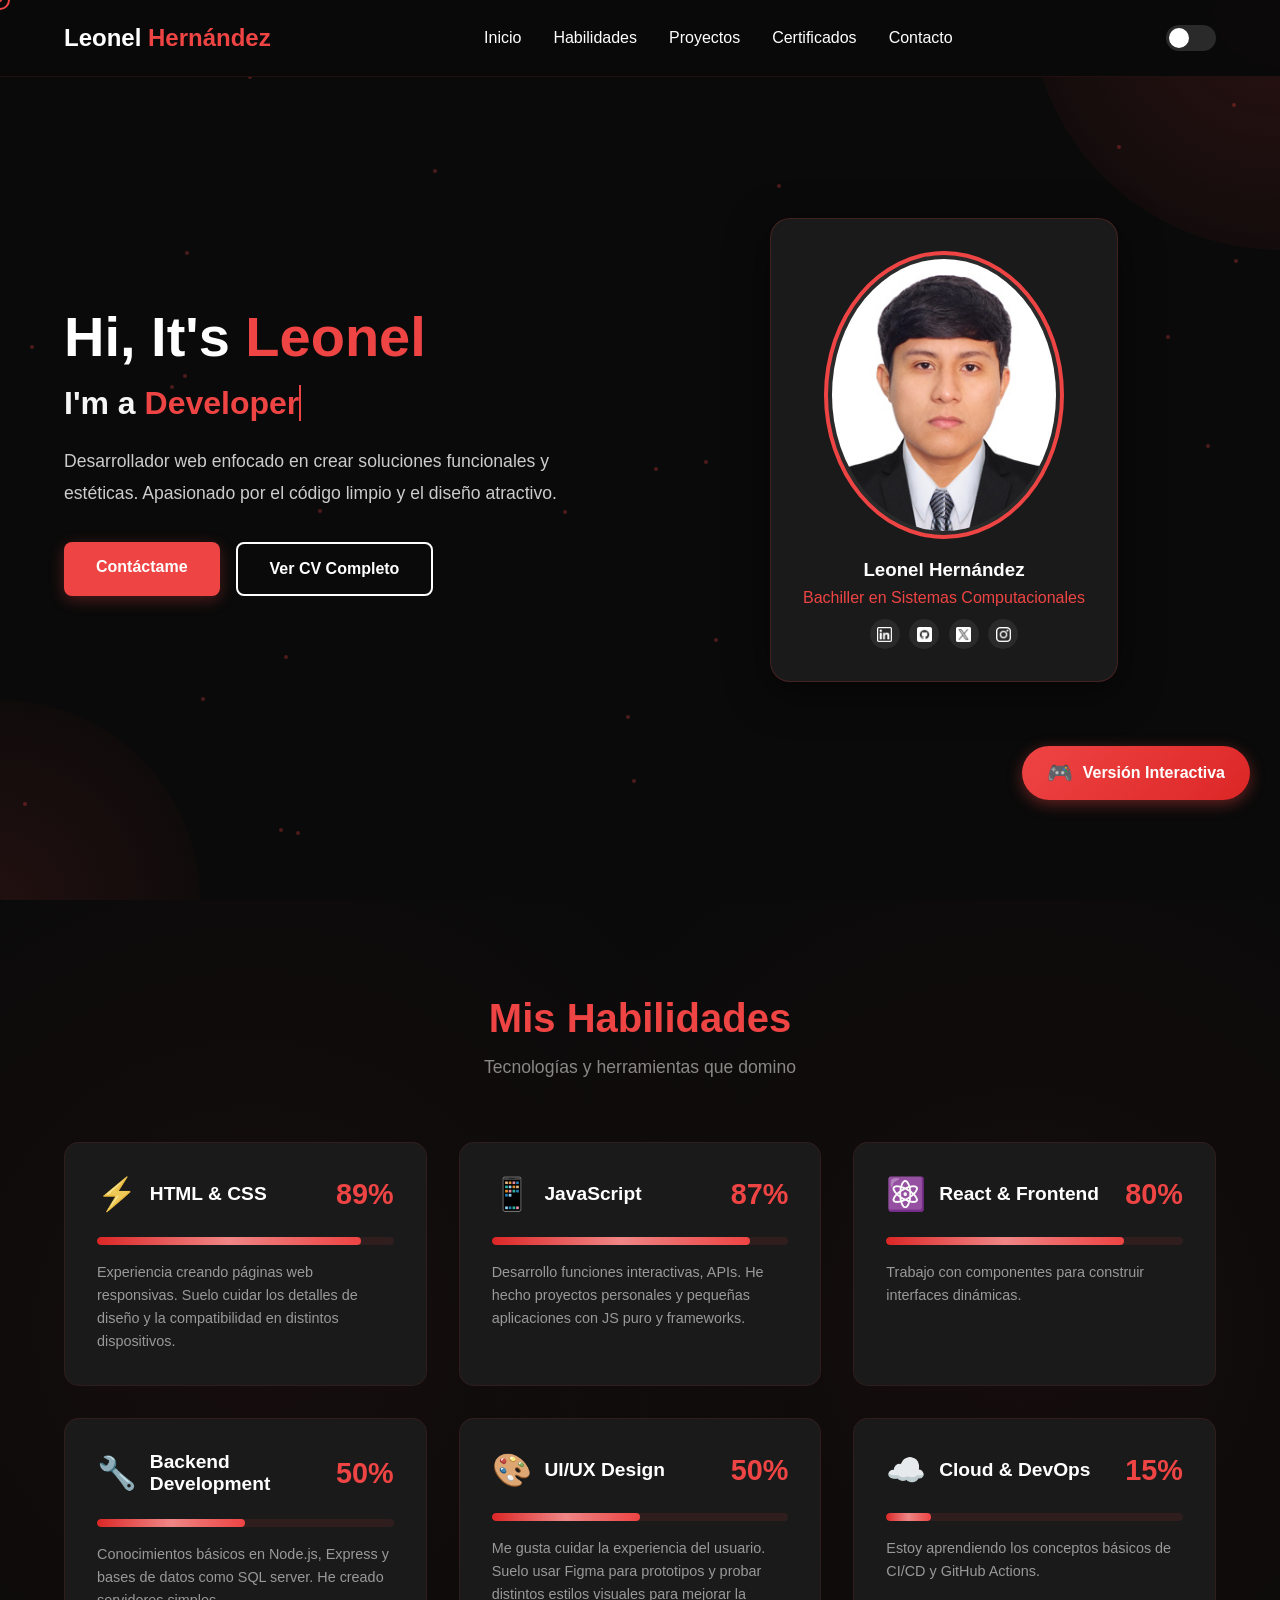
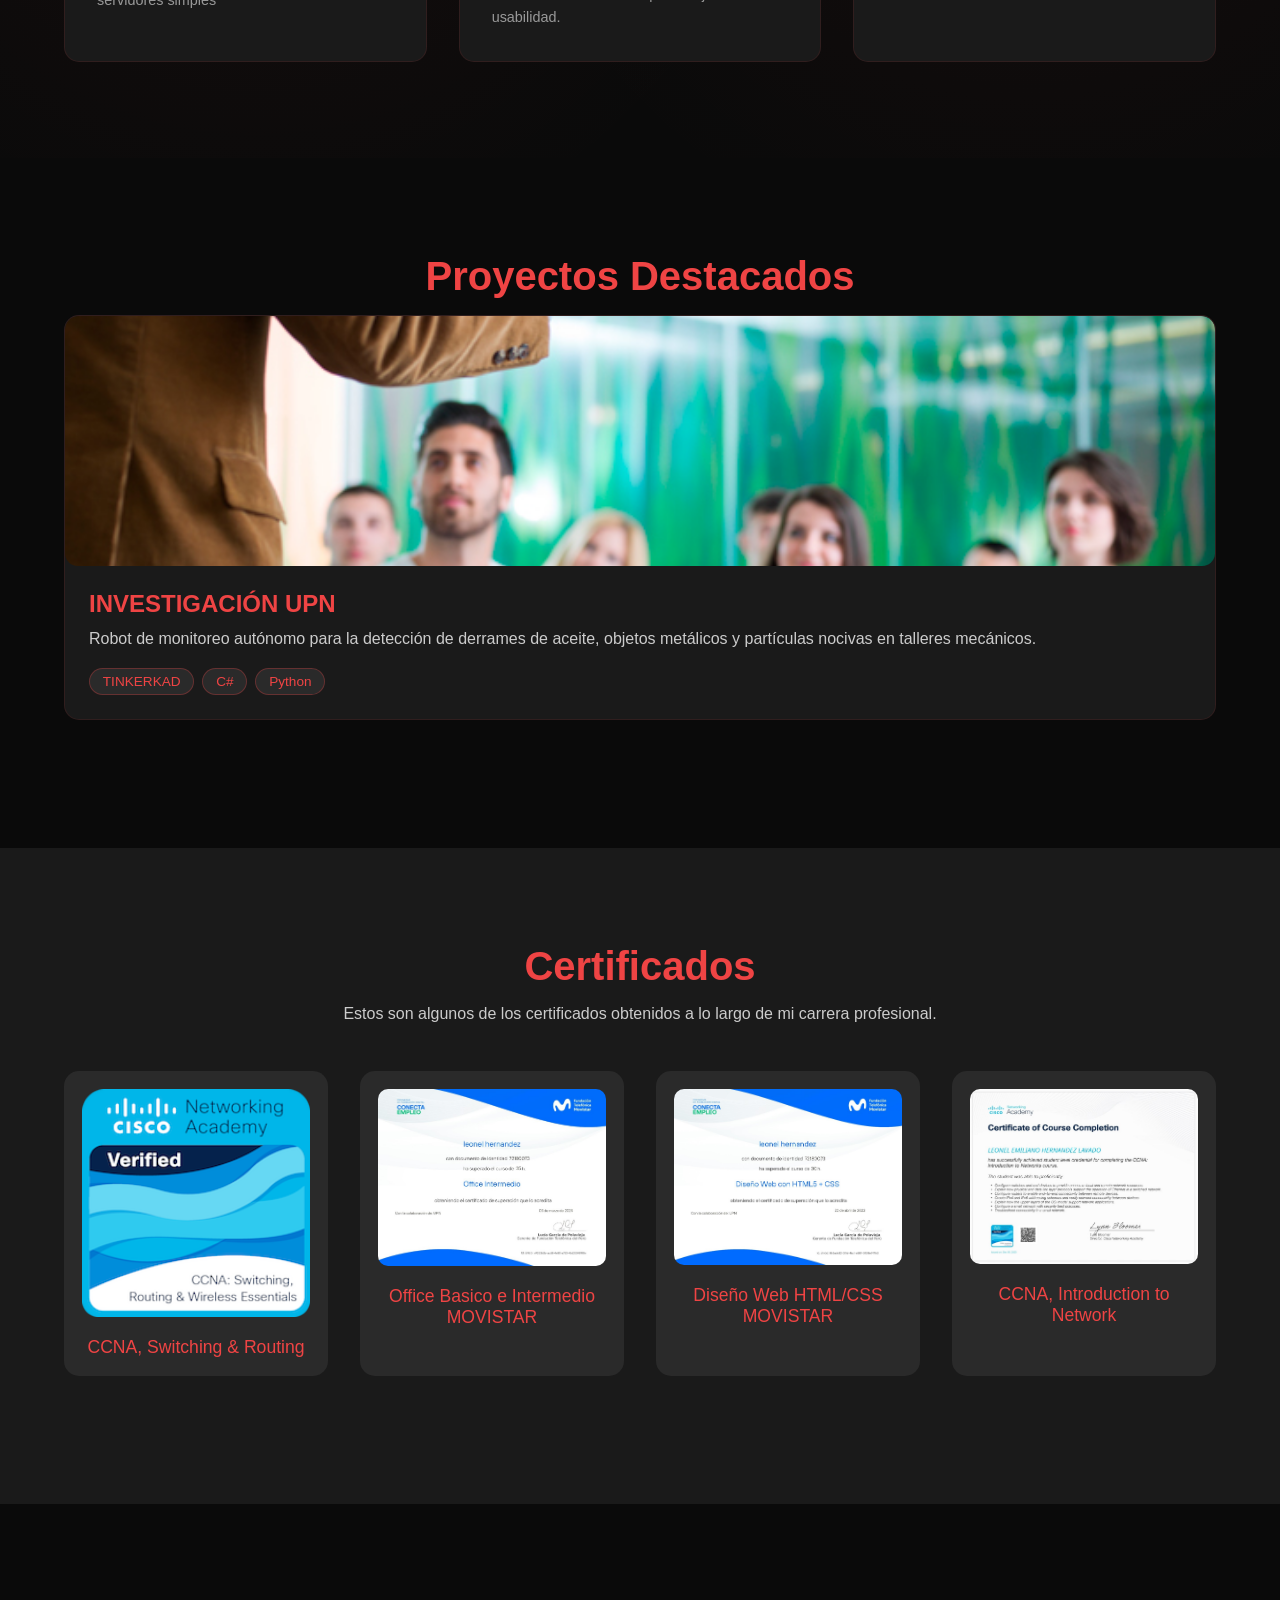
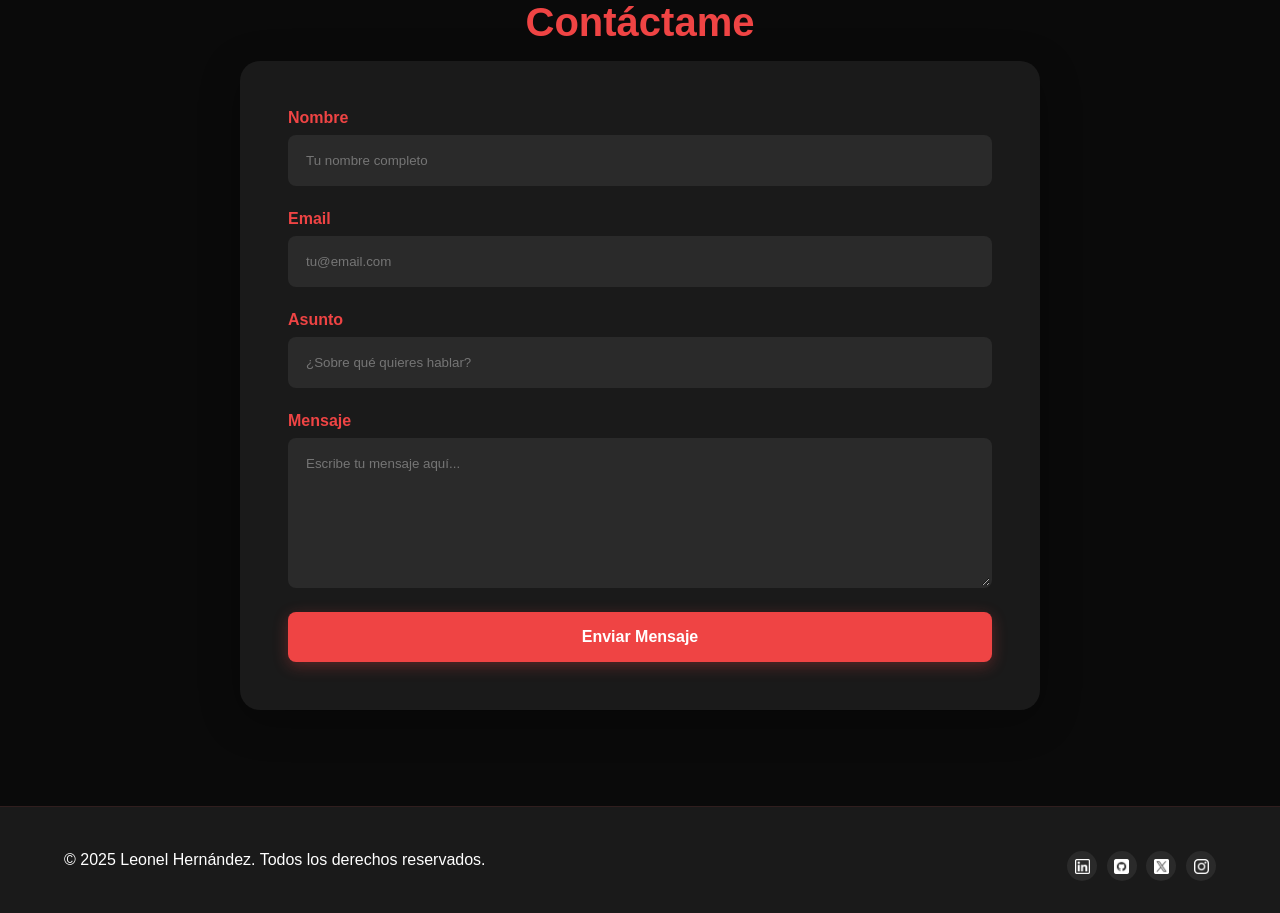
<file: index.html>
<!DOCTYPE html>
<html lang="es">
<head>
    <meta charset="UTF-8">
    <meta name="viewport" content="width=device-width, initial-scale=1.0">
    <title>Leonel Hernández - Desarrollador Web</title>
    <link rel="stylesheet" href="style.css">
</head>
<body>
    <div class="preloader" id="preloader">
        <div class="loader-logo">Leonel <span>Hernández</span></div>
        <div class="loader-bar">
            <div class="loader-progress"></div>
        </div>
    </div>

    <div class="custom-cursor" id="customCursor"></div>
    <div class="particles" id="particles"></div>
    <button class="scroll-top" id="scrollTop">↑</button>
    <a href="game.html" class="game-mode-btn">Versión Interactiva</a>

    <nav id="navbar">
        <div class="logo">Leonel <span>Hernández</span></div>
        <ul class="nav-links">
            <li><a href="#hero">Inicio</a></li>
            <li><a href="#skills">Habilidades</a></li>
            <li><a href="#projects">Proyectos</a></li>
            <li><a href="#certificates">Certificados</a></li>
            <li><a href="#contact">Contacto</a></li>
        </ul>
        <button class="theme-toggle" id="themeToggle"></button>
    </nav>

    <section id="hero">
        <div class="hero-bg"></div>
        <div class="hero-content">
            <div class="hero-text">
                <h1>Hi, It's <span>Leonel</span></h1>
                <h2>I'm a <span class="typewriter" id="typewriter">Developer</span></h2>
                <p>Desarrollador web enfocado en crear soluciones funcionales y estéticas. Apasionado por el código limpio y el diseño atractivo.</p>
                <div class="hero-buttons">
                    <a href="#contact" class="btn btn-primary">Contáctame</a>
                    <a href="cv.html" target="_blank" class="btn btn-secondary">Ver CV Completo</a>
                </div>
            </div>
            <div class="hero-profile">
                <div class="profile-card">
                    <img src="FotoLH.jpg" alt="Leonel Hernández" class="profile-img">
                    <h3>Leonel Hernández</h3>
                    <p style="color: var(--primary-red); margin-top: 0.5rem;">Bachiller en Sistemas Computacionales</p>
                <div class="social-links">
                    <a href="https://www.linkedin.com/in/leonel-hernandez-lavado-258117353/" 
                    target="_blank" rel="noopener" title="LinkedIn">
                    <img src="linkedin.png" alt="LinkedIn">
                    </a>
                    <a href="https://github.com/LeonelHernandez23" 
                    target="_blank" rel="noopener" title="GitHub">
                        <img src="github.png" alt="GitHub">
                    </a>
                    <a href="https://x.com" 
                    target="_blank" rel="noopener" title="X">
                        <img src="x.png" alt="Twitter">
                    </a>
                    <a href="https://instagram.com" 
                    target="_blank" rel="noopener" title="Instagram">
                        <img src="instagram.png" alt="Instagram">
                    </a>
                                </div>
                            </div>
                        </div>
                    </div>
                </section>

    <section id="skills">
        <h2 class="section-title">Mis Habilidades</h2>
        <p class="section-subtitle">Tecnologías y herramientas que domino</p>
        <div class="skills-container">
            <div class="skill-item" data-percentage="89">
                <div class="skill-header">
                    <span class="skill-name"><span class="skill-icon">⚡</span> HTML & CSS</span>
                    <span class="skill-percentage">89%</span>
                </div>
                <div class="skill-bar">
                    <div class="skill-progress"></div>
                </div>
                <p class="skill-description">Experiencia creando páginas web responsivas. Suelo cuidar los detalles de diseño y la compatibilidad en distintos dispositivos.</p>
            </div>
            <div class="skill-item" data-percentage="87">
                <div class="skill-header">
                    <span class="skill-name"><span class="skill-icon">📱</span> JavaScript</span>
                    <span class="skill-percentage">87%</span>
                </div>
                <div class="skill-bar">
                    <div class="skill-progress"></div>
                </div>
                <p class="skill-description">Desarrollo funciones interactivas,  APIs. He hecho proyectos personales y pequeñas aplicaciones con JS puro y frameworks.</p>
            </div>
            <div class="skill-item" data-percentage="80">
                <div class="skill-header">
                    <span class="skill-name"><span class="skill-icon">⚛️</span> React & Frontend</span>
                    <span class="skill-percentage">80%</span>
                </div>
                <div class="skill-bar">
                    <div class="skill-progress"></div>
                </div>
                <p class="skill-description">Trabajo con componentes para construir interfaces dinámicas.</p>
            </div>
            <div class="skill-item" data-percentage="50">
                <div class="skill-header">
                    <span class="skill-name"><span class="skill-icon">🔧</span> Backend Development</span>
                    <span class="skill-percentage">50%</span>
                </div>
                <div class="skill-bar">
                    <div class="skill-progress"></div>
                </div>
                <p class="skill-description">Conocimientos básicos en Node.js, Express y bases de datos como SQL server. He creado servidores simples</p>
            </div>
            <div class="skill-item" data-percentage="50">
                <div class="skill-header">
                    <span class="skill-name"><span class="skill-icon">🎨</span> UI/UX Design</span>
                    <span class="skill-percentage">50%</span>
                </div>
                <div class="skill-bar">
                    <div class="skill-progress"></div>
                </div>
                <p class="skill-description">Me gusta cuidar la experiencia del usuario. Suelo usar Figma para prototipos y probar distintos estilos visuales para mejorar la usabilidad.</p>
            </div>
            <div class="skill-item" data-percentage="15">
                <div class="skill-header">
                    <span class="skill-name"><span class="skill-icon">☁️</span> Cloud & DevOps</span>
                    <span class="skill-percentage">15%</span>
                </div>
                <div class="skill-bar">
                    <div class="skill-progress"></div>
                </div>
                <p class="skill-description">Estoy aprendiendo los conceptos básicos de CI/CD y GitHub Actions.</p>
            </div>
        </div>
    </section>

    <section id="projects">
        <h2 class="section-title">Proyectos Destacados</h2>
        <div class="projects-grid">
            <div class="project-card">
                <div class="project-image" style="background-image: url('img-proyecto-investigacion.jpg');">
    <div class="project-overlay">
        <a href="https://www.upn.edu.pe/investigacion/robot-de-monitoreo-autonomo-para-la-deteccion-de-derrames-de-aceite-objetos-metalicos" 
           target="_blank" rel="noopener" class="project-link" title="Ver Demo">👁️</a>
        <a href="https://www.upn.edu.pe/investigacion/robot-de-monitoreo-autonomo-para-la-deteccion-de-derrames-de-aceite-objetos-metalicos" 
           target="_blank" rel="noopener" class="project-link" title="Ver Código">🔗</a>
    </div>
</div>
                <div class="project-info">
                    <h3 class="project-title">INVESTIGACIÓN UPN</h3>
                    <p class="project-description">Robot de monitoreo autónomo para la detección de derrames de aceite, objetos metálicos y partículas nocivas en talleres mecánicos.</p>
                    <div class="project-tags">
                        <span class="tag">TINKERKAD</span>
                        <span class="tag">C#</span>
                        <span class="tag">Python</span>
                    </div>
                </div>
    </section>

    <section id="certificates">
    <h2 class="section-title">Certificados</h2>
    <p style="text-align: center; max-width: 800px; margin: 0 auto 3rem; color: #ccc;">
        Estos son algunos de los certificados obtenidos a lo largo de mi carrera profesional.
    </p>

    <div class="certificates-grid">
        <div class="certificate-card">
            <img src="certificado1.png" alt="CCNA Switching & Routing" class="certificate-img">
            <p class="certificate-title">CCNA, Switching & Routing</p>
        </div>

        <div class="certificate-card">
            <img src="certificado2.jpg" alt="CCNA Introduction to Networks" class="certificate-img">
            <p class="certificate-title">Office Basico e Intermedio MOVISTAR</p>
        </div>

        <div class="certificate-card">
            <img src="certificado3.jpg" alt="Networking Academy" class="certificate-img">
            <p class="certificate-title">Diseño Web HTML/CSS MOVISTAR</p>
        </div>

        <div class="certificate-card">
            <img src="certificado4.jpg" alt="Professional Developer" class="certificate-img">
            <p class="certificate-title">CCNA, Introduction to Network</p>
        </div>
    </div>
</section>


    <section id="contact">
        <h2 class="section-title">Contáctame</h2>
        <div class="contact-container">
            <form class="contact-form">
                <div class="form-group">
                    <label for="name">Nombre</label>
                    <input type="text" id="name" placeholder="Tu nombre completo" required>
                </div>
                <div class="form-group">
                    <label for="email">Email</label>
                    <input type="email" id="email" placeholder="tu@email.com" required>
                </div>
                <div class="form-group">
                    <label for="subject">Asunto</label>
                    <input type="text" id="subject" placeholder="¿Sobre qué quieres hablar?" required>
                </div>
                <div class="form-group">
                    <label for="message">Mensaje</label>
                    <textarea id="message" placeholder="Escribe tu mensaje aquí..." required></textarea>
                </div>
                <button type="submit" class="btn btn-primary" style="width: 100%;">Enviar Mensaje</button>
            </form>
        </div>
    </section>

    <footer>
        <div class="footer-content">
            <p>&copy; 2025 Leonel Hernández. Todos los derechos reservados.</p>
            <div class="social-links">
                <a href="https://www.linkedin.com/in/leonel-hernandez-lavado-258117353/" 
                    target="_blank" rel="noopener" title="LinkedIn">
                    <img src="linkedin.png" alt="LinkedIn">
                    </a>
                    <a href="https://github.com/LeonelHernandez23" 
                    target="_blank" rel="noopener" title="GitHub">
                        <img src="github.png" alt="GitHub">
                    </a>
                    <a href="https://x.com" 
                    target="_blank" rel="noopener" title="X">
                        <img src="x.png" alt="Twitter">
                    </a>
                    <a href="https://instagram.com" 
                    target="_blank" rel="noopener" title="Instagram">
                        <img src="instagram.png" alt="Instagram">
                    </a>
            </div>
        </div>
    </footer>

    <script src="main.js"></script>
</body>
</html>
</file>
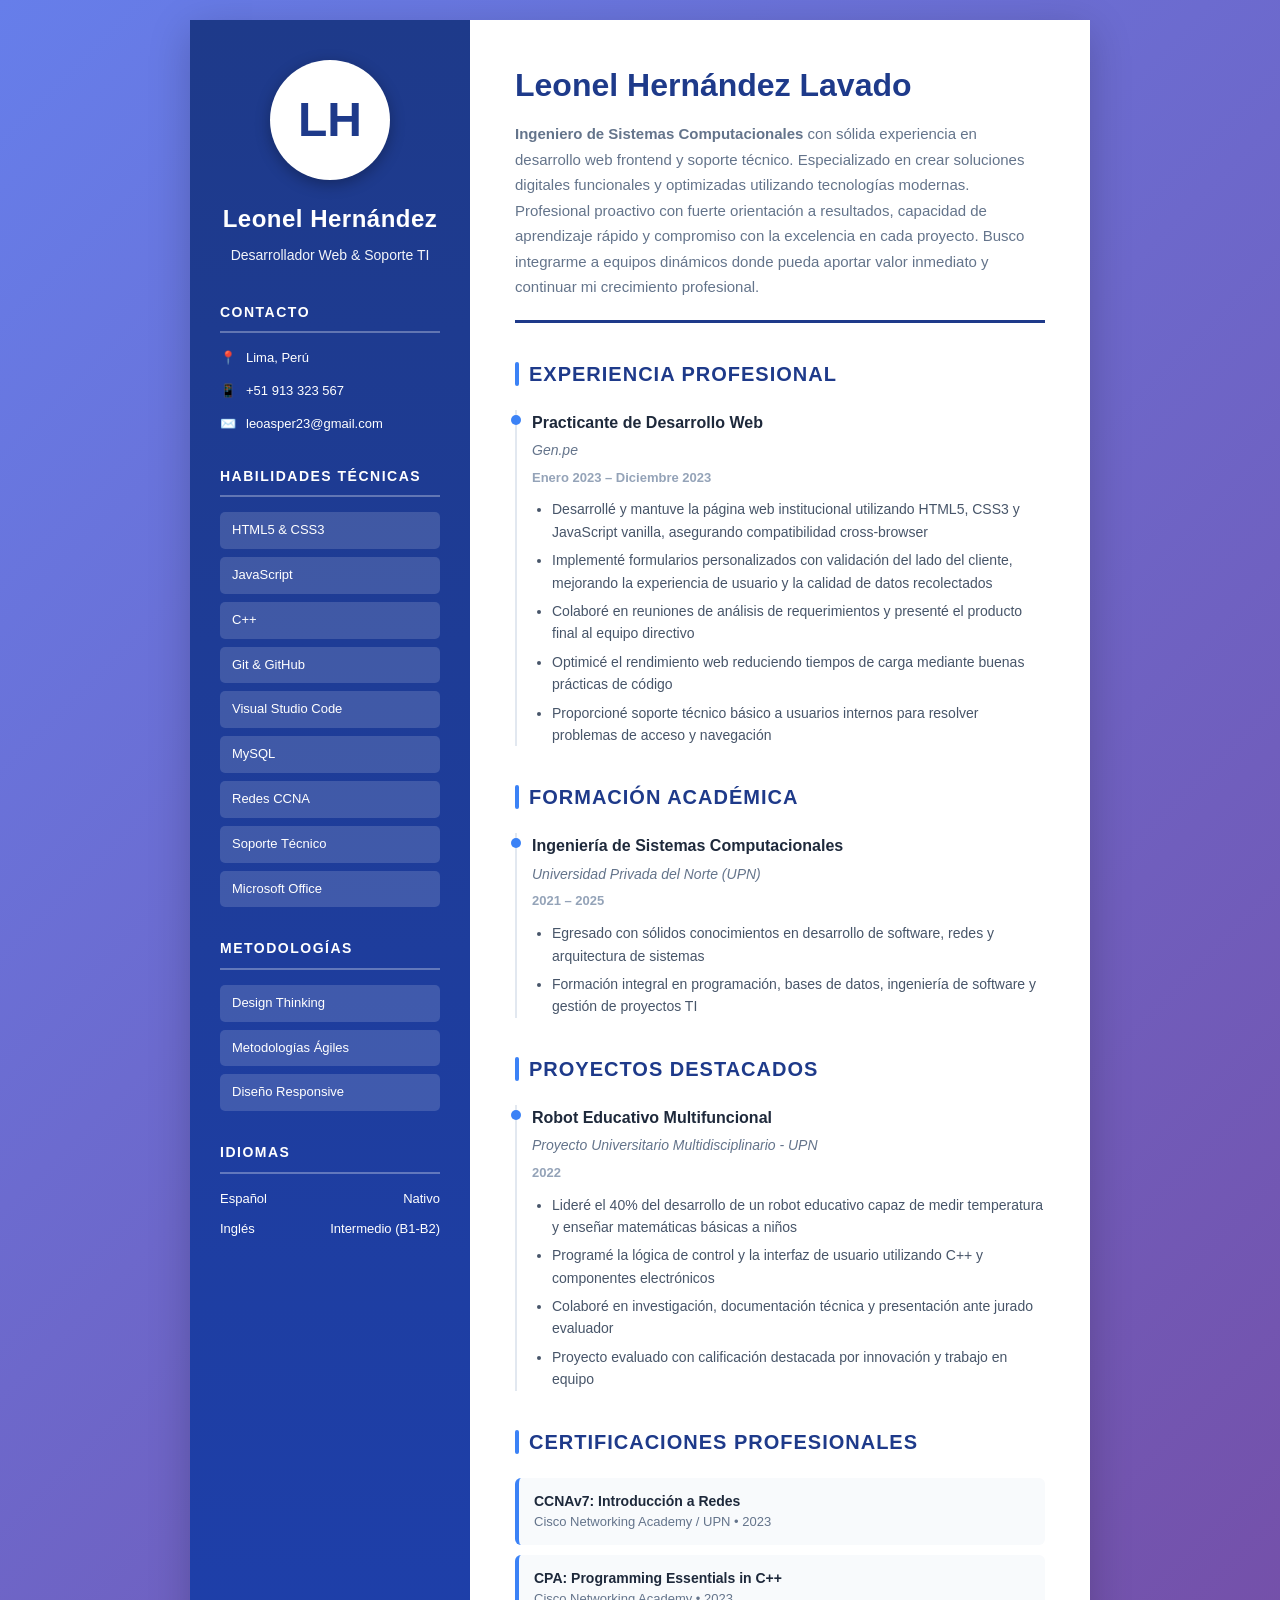
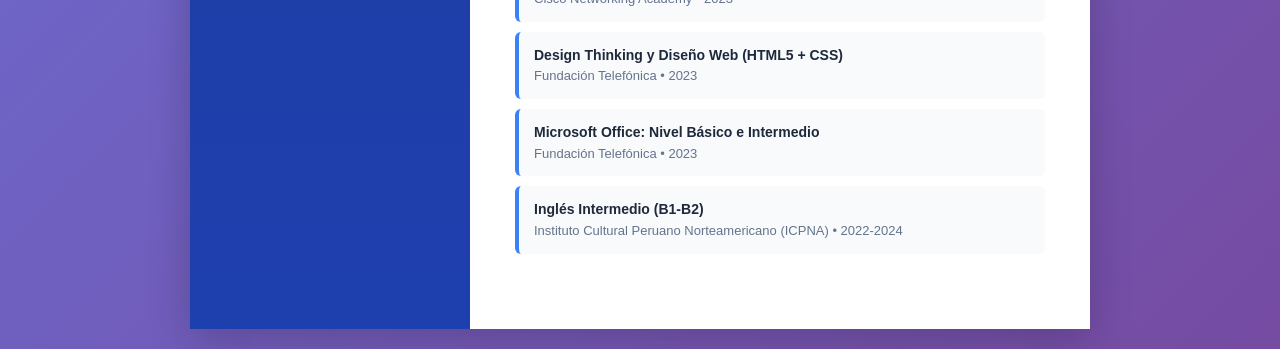
<file: cv.html>
<!DOCTYPE html>
<html lang="es">
<head>
    <meta charset="UTF-8">
    <meta name="viewport" content="width=device-width, initial-scale=1.0">
    <meta name="description" content="CV profesional de Leonel Hernández - Ingeniero de Sistemas Computacionales con experiencia en desarrollo web y soporte TI">
    <meta name="keywords" content="CV, currículum, Leonel Hernández, ingeniero sistemas, desarrollador web">
    <meta name="author" content="Leonel Hernández">
    <title>CV - Leonel Hernández Lavado | Ingeniero de Sistemas</title>
    <link rel="stylesheet" href="cv.css">
    </head>
<body>
    <div class="container">
        <div class="sidebar">
            <div class="profile-section">
                <div class="profile-icon">LH</div>
                <div class="name">Leonel Hernández</div>
                <div class="title">Desarrollador Web & Soporte TI</div>
            </div>

            <div class="sidebar-section">
                <h3>Contacto</h3>
                <div class="contact-item">
                    <span class="icon">📍</span>
                    <span>Lima, Perú</span>
                </div>
                <div class="contact-item">
                    <span class="icon">📱</span>
                    <span>+51 913 323 567</span>
                </div>
                <div class="contact-item">
                    <span class="icon">✉️</span>
                    <span>leoasper23@gmail.com</span>
                </div>
            </div>

            <div class="sidebar-section">
                <h3>Habilidades Técnicas</h3>
                <div class="skill-item">HTML5 & CSS3</div>
                <div class="skill-item">JavaScript</div>
                <div class="skill-item">C++</div>
                <div class="skill-item">Git & GitHub</div>
                <div class="skill-item">Visual Studio Code</div>
                <div class="skill-item">MySQL</div>
                <div class="skill-item">Redes CCNA</div>
                <div class="skill-item">Soporte Técnico</div>
                <div class="skill-item">Microsoft Office</div>
            </div>

            <div class="sidebar-section">
                <h3>Metodologías</h3>
                <div class="skill-item">Design Thinking</div>
                <div class="skill-item">Metodologías Ágiles</div>
                <div class="skill-item">Diseño Responsive</div>
            </div>

            <div class="sidebar-section">
                <h3>Idiomas</h3>
                <div class="language-item">
                    <span>Español</span>
                    <span>Nativo</span>
                </div>
                <div class="language-item">
                    <span>Inglés</span>
                    <span>Intermedio (B1-B2)</span>
                </div>
            </div>
        </div>

        <!-- Contenido Principal-->
        <div class="main-content">
            <div class="header">
                <h1>Leonel Hernández Lavado</h1>
                <p>
                    <strong>Ingeniero de Sistemas Computacionales</strong> con sólida experiencia en desarrollo web frontend y soporte técnico. 
                    Especializado en crear soluciones digitales funcionales y optimizadas utilizando tecnologías modernas. 
                    Profesional proactivo con fuerte orientación a resultados, capacidad de aprendizaje rápido y compromiso con la 
                    excelencia en cada proyecto. Busco integrarme a equipos dinámicos donde pueda aportar valor inmediato y continuar 
                    mi crecimiento profesional.
                </p>
            </div>

            <div class="section">
                <h2 class="section-title">Experiencia Profesional</h2>
                
                <div class="experience-item">
                    <div class="item-header">
                        <div class="item-title">Practicante de Desarrollo Web</div>
                        <div class="item-subtitle">Gen.pe</div>
                        <div class="item-date">Enero 2023 – Diciembre 2023</div>
                    </div>
                    <div class="item-description">
                        <ul>
                            <li>Desarrollé y mantuve la página web institucional utilizando HTML5, CSS3 y JavaScript vanilla, asegurando compatibilidad cross-browser</li>
                            <li>Implementé formularios personalizados con validación del lado del cliente, mejorando la experiencia de usuario y la calidad de datos recolectados</li>
                            <li>Colaboré en reuniones de análisis de requerimientos y presenté el producto final al equipo directivo</li>
                            <li>Optimicé el rendimiento web reduciendo tiempos de carga mediante buenas prácticas de código</li>
                            <li>Proporcioné soporte técnico básico a usuarios internos para resolver problemas de acceso y navegación</li>
                        </ul>
                    </div>
                </div>
            </div>

            <div class="section">
                <h2 class="section-title">Formación Académica</h2>
                
                <div class="education-item">
                    <div class="item-header">
                        <div class="item-title">Ingeniería de Sistemas Computacionales</div>
                        <div class="item-subtitle">Universidad Privada del Norte (UPN)</div>
                        <div class="item-date">2021 – 2025</div>
                    </div>
                    <div class="item-description">
                        <ul>
                            <li>Egresado con sólidos conocimientos en desarrollo de software, redes y arquitectura de sistemas</li>
                            <li>Formación integral en programación, bases de datos, ingeniería de software y gestión de proyectos TI</li>
                        </ul>
                    </div>
                </div>
            </div>

            <div class="section">
                <h2 class="section-title">Proyectos Destacados</h2>
                
                <div class="project-item">
                    <div class="item-header">
                        <div class="item-title">Robot Educativo Multifuncional</div>
                        <div class="item-subtitle">Proyecto Universitario Multidisciplinario - UPN</div>
                        <div class="item-date">2022</div>
                    </div>
                    <div class="item-description">
                        <ul>
                            <li>Lideré el 40% del desarrollo de un robot educativo capaz de medir temperatura y enseñar matemáticas básicas a niños</li>
                            <li>Programé la lógica de control y la interfaz de usuario utilizando C++ y componentes electrónicos</li>
                            <li>Colaboré en investigación, documentación técnica y presentación ante jurado evaluador</li>
                            <li>Proyecto evaluado con calificación destacada por innovación y trabajo en equipo</li>
                        </ul>
                    </div>
                </div>
            </div>

            <div class="section">
                <h2 class="section-title">Certificaciones Profesionales</h2>
                
                <div class="cert-item">
                    <div class="cert-name">CCNAv7: Introducción a Redes</div>
                    <div class="cert-org">Cisco Networking Academy / UPN • 2023</div>
                </div>
                
                <div class="cert-item">
                    <div class="cert-name">CPA: Programming Essentials in C++</div>
                    <div class="cert-org">Cisco Networking Academy • 2023</div>
                </div>
                
                <div class="cert-item">
                    <div class="cert-name">Design Thinking y Diseño Web (HTML5 + CSS)</div>
                    <div class="cert-org">Fundación Telefónica • 2023</div>
                </div>
                
                <div class="cert-item">
                    <div class="cert-name">Microsoft Office: Nivel Básico e Intermedio</div>
                    <div class="cert-org">Fundación Telefónica • 2023</div>
                </div>
                
                <div class="cert-item">
                    <div class="cert-name">Inglés Intermedio (B1-B2)</div>
                    <div class="cert-org">Instituto Cultural Peruano Norteamericano (ICPNA) • 2022-2024</div>
                </div>
            </div>
        </div>
    </div>
</body>
</html>
</file>
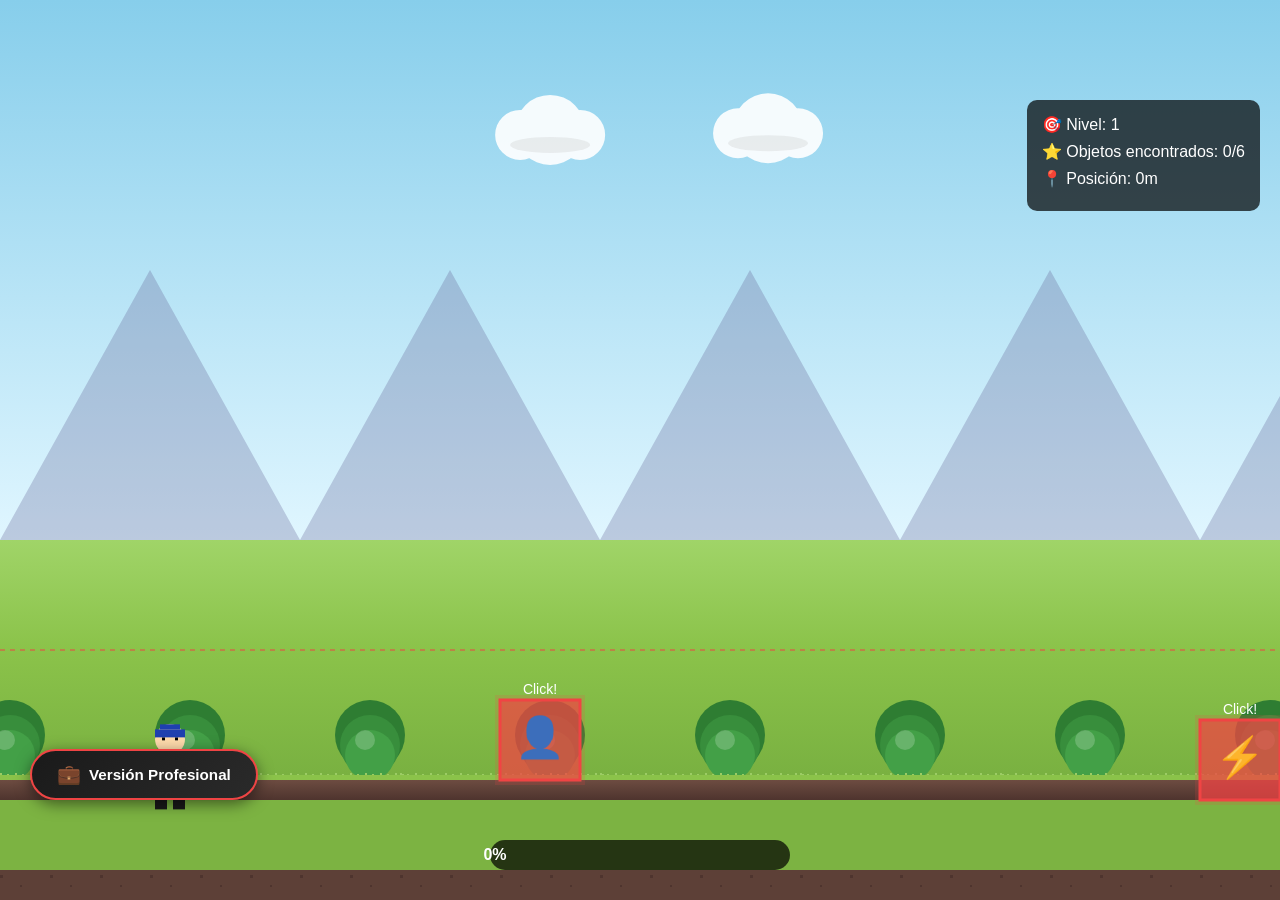
<file: game.html>
<!DOCTYPE html>
<html lang="es">
<head>
    <meta charset="UTF-8">
    <meta name="viewport" content="width=device-width, initial-scale=1.0">
    <title>Leonel Hernández - Interactive Resume</title>
    <link rel="stylesheet" href="game.css">
</head>
<body>
    <div class="instructions">
        <h2>🎮 Portafolio Interactivo</h2>
        <p>🖱️ Rueda del mouse / Flechas ↑↓ | 📋 Click en objetos 🎯</p>
    </div>

    <div class="game-ui">
        <div>🎯 Nivel: <span id="level">1</span></div>
        <div>⭐ Objetos encontrados: <span id="found">0</span>/6</div>
        <div>📍 Posición: <span id="position">0m</span></div>
    </div>

    <div class="progress-bar">
        <div class="progress-fill" id="progressBar">0%</div>
    </div>

    <a href="index.html" class="professional-mode-btn">Versión Profesional</a>

    <div class="info-panel" id="infoPanel">
        <button class="close-panel" onclick="closePanel()">×</button>
        <div id="panelContent"></div>
    </div>

    <canvas id="gameCanvas"></canvas>

    <script src="game.js"></script>
</body>
</html>
</file>
<file: style.css>
* {
    margin: 0;
    padding: 0;
    box-sizing: border-box;
}

:root {
    --primary-red: #ef4444;
    --dark-red: #dc2626;
    --black: #0a0a0a;
    --dark-gray: #1a1a1a;
    --medium-gray: #2a2a2a;
    --white: #ffffff;
    --light-gray: #f5f5f5;
}

html {
    scroll-behavior: smooth;
}

body {
    font-family: 'Segoe UI', Tahoma, Geneva, Verdana, sans-serif;
    background: var(--black);
    color: var(--white);
    overflow-x: hidden;
    cursor: none;
}

nav {
    position: fixed;
    top: 0;
    width: 100%;
    background: rgba(10, 10, 10, 0.95);
    backdrop-filter: blur(10px);
    padding: 1.5rem 5%;
    display: flex;
    justify-content: space-between;
    align-items: center;
    z-index: 1000;
    border-bottom: 1px solid rgba(239, 68, 68, 0.1);
    transition: all 0.3s ease;
}

nav.scrolled {
    padding: 1rem 5%;
    box-shadow: 0 4px 30px rgba(239, 68, 68, 0.1);
}

.logo {
    font-size: 1.5rem;
    font-weight: bold;
}

.logo span {
    color: var(--primary-red);
}

.nav-links {
    display: flex;
    gap: 2rem;
    list-style: none;
}

.nav-links a {
    color: var(--white);
    text-decoration: none;
    transition: color 0.3s;
    position: relative;
    padding: 0.5rem 0;
}

.nav-links a::after {
    content: '';
    position: absolute;
    bottom: 0;
    left: 0;
    width: 0;
    height: 2px;
    background: var(--primary-red);
    transition: width 0.3s;
}

.nav-links a:hover::after {
    width: 100%;
}

.theme-toggle {
    background: var(--medium-gray);
    border: none;
    width: 50px;
    height: 26px;
    border-radius: 13px;
    cursor: pointer;
    position: relative;
    transition: background 0.3s;
}

.theme-toggle::before {
    content: '';
    position: absolute;
    width: 20px;
    height: 20px;
    border-radius: 50%;
    background: var(--white);
    top: 3px;
    left: 3px;
    transition: transform 0.3s;
}

body.light-mode {
    background: #f8f9fa;
    color: #1a1a1a;
}

body.light-mode nav {
    background: rgba(255, 255, 255, 0.98);
    color: var(--black);
    border-bottom: 1px solid rgba(0, 0, 0, 0.05);
}

body.light-mode .logo {
    color: var(--black);
}

body.light-mode .nav-links a {
    color: var(--black);
}

body.light-mode #skills {
    background: #f8f9fa;
}

body.light-mode #certificates {
    background: #ffffff;
}

body.light-mode #hero,
body.light-mode #projects,
body.light-mode #contact {
    background: #f8f9fa;
}

body.light-mode .profile-card,
body.light-mode .skill-item,
body.light-mode .project-card,
body.light-mode .certificate-card,
body.light-mode .contact-container {
    background: #ffffff;
    color: var(--black);
    box-shadow: 0 4px 20px rgba(0, 0, 0, 0.08);
    border: 1px solid rgba(0, 0, 0, 0.05);
}

body.light-mode .skill-bar {
    background: rgba(239, 68, 68, 0.08);
}

body.light-mode .skill-description {
    color: #666;
}

body.light-mode .form-group input,
body.light-mode .form-group textarea {
    background: #f8f9fa;
    color: var(--black);
    border: 1px solid #e0e0e0;
}

body.light-mode .hero-text p,
body.light-mode .project-description,
body.light-mode .section-subtitle {
    color: #555;
}

body.light-mode .social-links a {
    background: #f8f9fa;
    color: var(--black);
    border: 1px solid #e0e0e0;
}

body.light-mode .social-links a:hover {
    background: var(--primary-red);
    color: white;
    border-color: var(--primary-red);
}

body.light-mode footer {
    background: #ffffff;
    color: var(--black);
    border-top: 1px solid rgba(0, 0, 0, 0.05);
}

body.light-mode .theme-toggle {
    background: #e0e0e0;
}

body.light-mode .project-image {
    background: #f0f0f0;
}

.theme-toggle.active::before {
    transform: translateX(24px);
    background: var(--primary-red);
}

.game-mode-btn {
    position: fixed;
    bottom: 100px;
    right: 30px;
    background: linear-gradient(135deg, var(--primary-red), var(--dark-red));
    color: var(--white);
    border: none;
    padding: 15px 25px;
    border-radius: 50px;
    font-size: 1rem;
    font-weight: bold;
    cursor: pointer;
    z-index: 998;
    box-shadow: 0 4px 15px rgba(239, 68, 68, 0.4);
    transition: all 0.3s;
    display: flex;
    align-items: center;
    gap: 10px;
    animation: pulse-glow 2s infinite;
    text-decoration: none;
}

.game-mode-btn:hover {
    transform: translateY(-3px) scale(1.05);
    box-shadow: 0 6px 25px rgba(239, 68, 68, 0.6);
}

.game-mode-btn::before {
    content: '🎮';
    font-size: 1.3rem;
}

@keyframes pulse-glow {
    0%, 100% {
        box-shadow: 0 4px 15px rgba(239, 68, 68, 0.4);
    }
    50% {
        box-shadow: 0 4px 25px rgba(239, 68, 68, 0.8);
    }
}

#hero {
    min-height: 100vh;
    display: flex;
    align-items: center;
    justify-content: center;
    padding: 0 5%;
    position: relative;
    overflow: hidden;
}

.hero-bg {
    position: absolute;
    width: 100%;
    height: 100%;
    top: 0;
    left: 0;
    z-index: 0;
}

.hero-bg::before {
    content: '';
    position: absolute;
    width: 500px;
    height: 500px;
    background: radial-gradient(circle, rgba(239, 68, 68, 0.15), transparent);
    border-radius: 50%;
    top: -250px;
    right: -250px;
    animation: float 20s infinite ease-in-out;
}

.hero-bg::after {
    content: '';
    position: absolute;
    width: 400px;
    height: 400px;
    background: radial-gradient(circle, rgba(239, 68, 68, 0.1), transparent);
    border-radius: 50%;
    bottom: -200px;
    left: -200px;
    animation: float 15s infinite ease-in-out reverse;
}

@keyframes float {
    0%, 100% { transform: translate(0, 0) scale(1); }
    50% { transform: translate(50px, 50px) scale(1.1); }
}

.hero-content {
    display: grid;
    grid-template-columns: 1fr 1fr;
    gap: 4rem;
    align-items: center;
    max-width: 1400px;
    width: 100%;
    position: relative;
    z-index: 1;
}

.hero-text h1 {
    font-size: 3.5rem;
    margin-bottom: 1rem;
    opacity: 0;
    animation: slideInLeft 1s forwards 0.2s;
}

.hero-text h1 span {
    color: var(--primary-red);
}

.hero-text h2 {
    font-size: 2rem;
    margin-bottom: 1.5rem;
    color: var(--light-gray);
    opacity: 0;
    animation: slideInLeft 1s forwards 0.4s;
}

.typewriter {
    color: var(--primary-red);
    border-right: 2px solid var(--primary-red);
    animation: blink 0.7s infinite;
}

@keyframes blink {
    50% { border-color: transparent; }
}

.hero-text p {
    font-size: 1.1rem;
    line-height: 1.8;
    margin-bottom: 2rem;
    color: #ccc;
    opacity: 0;
    animation: slideInLeft 1s forwards 0.6s;
}

.hero-buttons {
    display: flex;
    gap: 1rem;
    opacity: 0;
    animation: slideInLeft 1s forwards 0.8s;
}

.btn {
    padding: 1rem 2rem;
    border: none;
    border-radius: 8px;
    font-size: 1rem;
    cursor: pointer;
    transition: all 0.3s;
    text-decoration: none;
    display: inline-block;
    font-weight: 600;
}

.btn-primary {
    background: var(--primary-red);
    color: var(--white);
    box-shadow: 0 4px 15px rgba(239, 68, 68, 0.3);
}

.btn-primary:hover {
    background: var(--dark-red);
    transform: translateY(-2px);
    box-shadow: 0 6px 20px rgba(239, 68, 68, 0.4);
}

.btn-secondary {
    background: transparent;
    color: var(--white);
    border: 2px solid var(--white);
}

.btn-secondary:hover {
    background: var(--white);
    color: var(--black);
    transform: translateY(-2px);
}

.hero-profile {
    display: flex;
    flex-direction: column;
    align-items: center;
    gap: 2rem;
    opacity: 0;
    animation: slideInRight 1s forwards 0.6s;
}

.profile-card {
    background: var(--dark-gray);
    padding: 2rem;
    border-radius: 20px;
    box-shadow: 0 10px 40px rgba(0, 0, 0, 0.5);
    border: 1px solid rgba(239, 68, 68, 0.2);
    text-align: center;
    transition: transform 0.3s;
}

.profile-card:hover {
    transform: translateY(-10px);
}

.profile-img {
    width: 240px;
    height: 288px;
    border-radius: 50%;
    margin-bottom: 1rem;
    border: 4px solid var(--primary-red);
    padding: 4px;
    background: var(--medium-gray);
    transition: all 0.3s;
}

.profile-card:hover .profile-img {
    transform: scale(1.05);
    box-shadow: 0 0 30px rgba(239, 68, 68, 0.5);
}

.social-links {
    display: flex;
    justify-content: center;
    gap: 0.6rem;
    margin-top: 0.8rem;
}

.social-links a {
    width: 30px;              /* tamaño del círculo */
    height: 30px;
    background: var(--medium-gray);
    border-radius: 50%;
    display: flex;
    align-items: center;
    justify-content: center;
    transition: all 0.3s;
}

.social-links a:hover {
    background: var(--primary-red);
    transform: translateY(-3px);
}

/* Tamaño de los íconos */
.social-links a img {
    width: 15px;              /* ícono pequeño dentro */
    height: 15px;
    object-fit: contain;
    filter: invert(1);        /* blanco si el fondo es oscuro */
    transition: filter 0.3s ease;
}

.social-links a:hover img {
    filter: invert(0);        /* se oscurece o invierte al pasar el mouse */
}
@keyframes slideInLeft {
    from {
        opacity: 0;
        transform: translateX(-50px);
    }
    to {
        opacity: 1;
        transform: translateX(0);
    }
}

@keyframes slideInRight {
    from {
        opacity: 0;
        transform: translateX(50px);
    }
    to {
        opacity: 1;
        transform: translateX(0);
    }
}

#skills {
    padding: 6rem 5%;
    background: var(--black);
    position: relative;
}

#skills::before {
    content: '';
    position: absolute;
    top: 0;
    left: 0;
    right: 0;
    bottom: 0;
    background: radial-gradient(circle at 20% 50%, rgba(239, 68, 68, 0.05), transparent 50%),
                radial-gradient(circle at 80% 50%, rgba(239, 68, 68, 0.05), transparent 50%);
    pointer-events: none;
}

.section-title {
    font-size: 2.5rem;
    text-align: center;
    margin-bottom: 1rem;
    color: var(--primary-red);
    position: relative;
}

.section-subtitle {
    text-align: center;
    color: #888;
    margin-bottom: 4rem;
    font-size: 1.1rem;
}

.skills-container {
    max-width: 1400px;
    margin: 0 auto;
    display: grid;
    grid-template-columns: repeat(auto-fit, minmax(280px, 1fr));
    gap: 2rem;
    position: relative;
}

.skill-item {
    background: var(--dark-gray);
    padding: 2rem;
    border-radius: 15px;
    border: 1px solid rgba(239, 68, 68, 0.1);
    opacity: 0;
    transform: translateY(30px);
    transition: all 0.5s;
    position: relative;
    overflow: hidden;
}

.skill-item::before {
    content: '';
    position: absolute;
    top: 0;
    left: 0;
    right: 0;
    height: 3px;
    background: linear-gradient(90deg, var(--primary-red), var(--dark-red));
    transform: scaleX(0);
    transition: transform 0.5s ease;
}

.skill-item:hover::before {
    transform: scaleX(1);
}

.skill-item.visible {
    opacity: 1;
    transform: translateY(0);
}

.skill-item:hover {
    transform: translateY(-10px);
    border-color: var(--primary-red);
    box-shadow: 0 15px 40px rgba(239, 68, 68, 0.2);
}

.skill-header {
    display: flex;
    justify-content: space-between;
    align-items: center;
    margin-bottom: 1.5rem;
}

.skill-name {
    display: flex;
    align-items: center;
    gap: 0.8rem;
    font-size: 1.2rem;
    font-weight: 600;
}

.skill-icon {
    font-size: 2rem;
    filter: grayscale(0.3);
    transition: all 0.3s;
}

.skill-item:hover .skill-icon {
    filter: grayscale(0);
    transform: scale(1.1);
}

.skill-percentage {
    font-size: 1.8rem;
    font-weight: bold;
    color: var(--primary-red);
}

.skill-bar {
    height: 8px;
    background: rgba(239, 68, 68, 0.1);
    border-radius: 10px;
    overflow: hidden;
    position: relative;
    margin-bottom: 1rem;
}

.skill-progress {
    height: 100%;
    background: linear-gradient(90deg, var(--dark-red), var(--primary-red));
    border-radius: 10px;
    width: 0;
    transition: width 1.5s cubic-bezier(0.4, 0, 0.2, 1);
    position: relative;
    overflow: hidden;
}

.skill-progress::after {
    content: '';
    position: absolute;
    top: 0;
    left: 0;
    bottom: 0;
    right: 0;
    background: linear-gradient(90deg, transparent, rgba(255,255,255,0.4), transparent);
    animation: shimmer 2s infinite;
}

.skill-description {
    color: #999;
    font-size: 0.9rem;
    line-height: 1.6;
}

@keyframes shimmer {
    0% { transform: translateX(-100%); }
    100% { transform: translateX(100%); }
}

#projects {
    padding: 6rem 5%;
    background: var(--black);
}

.projects-grid {
    display: grid;
    grid-template-columns: repeat(auto-fit, minmax(350px, 1fr));
    gap: 2rem;
    max-width: 1400px;
    margin: 0 auto;
    padding-bottom: 2rem;
}

.project-card {
    background: var(--dark-gray);
    border-radius: 15px;
    overflow: hidden;
    transition: all 0.3s;
    border: 1px solid rgba(239, 68, 68, 0.1);
    opacity: 0;
    transform: translateY(30px);
}

.project-card.visible {
    opacity: 1;
    transform: translateY(0);
}

.project-card:hover {
    transform: translateY(-10px);
    box-shadow: 0 15px 40px rgba(239, 68, 68, 0.2);
}

.project-image {
    width: 100%;
    height: 250px;
    background-size: cover;
    background-position: center;
    background-repeat: no-repeat;
    border-radius: 0.8rem;
    position: relative;
    overflow: hidden;
    transition: transform 0.3s ease, box-shadow 0.3s ease;
}

.project-image:hover {
    transform: scale(1.03);
}

.project-overlay {
    position: absolute;
    inset: 0;
    background: rgba(0, 0, 0, 0.6);
    display: flex;
    align-items: center;
    justify-content: center;
    gap: 1rem;
    opacity: 0;
    transition: opacity 0.3s ease;
}

.project-image:hover .project-overlay {
    opacity: 1;
}

.project-link {
    background: var(--primary-red);
    color: #fff;
    padding: 0.6rem 1rem;
    border-radius: 0.5rem;
    text-decoration: none;
    font-size: 1.2rem;
    transition: background 0.3s ease;
}

.project-link:hover {
    background: #fff;
    color: var(--primary-red);
}


.project-overlay {
    position: absolute;
    top: 0;
    left: 0;
    right: 0;
    bottom: 0;
    background: linear-gradient(135deg, rgba(239, 68, 68, 0.9), rgba(220, 38, 38, 0.9));
    display: flex;
    align-items: center;
    justify-content: center;
    gap: 1rem;
    opacity: 0;
    transition: opacity 0.3s;
}

.project-card:hover .project-overlay {
    opacity: 1;
}

.project-link {
    width: 50px;
    height: 50px;
    background: var(--white);
    border-radius: 50%;
    display: flex;
    align-items: center;
    justify-content: center;
    color: var(--primary-red);
    text-decoration: none;
    font-size: 1.2rem;
    transition: transform 0.3s;
}

.project-link:hover {
    transform: scale(1.1);
}

.project-info {
    padding: 1.5rem;
}

.project-title {
    font-size: 1.5rem;
    margin-bottom: 0.5rem;
    color: var(--primary-red);
}

.project-description {
    color: #ccc;
    margin-bottom: 1rem;
    line-height: 1.6;
}

.project-tags {
    display: flex;
    flex-wrap: wrap;
    gap: 0.5rem;
}

.tag {
    background: var(--medium-gray);
    padding: 0.3rem 0.8rem;
    border-radius: 20px;
    font-size: 0.85rem;
    color: var(--primary-red);
    border: 1px solid rgba(239, 68, 68, 0.3);
}

#certificates {
    padding: 6rem 5%;
    background: var(--dark-gray);
}

.certificates-grid {
    display: grid;
    grid-template-columns: repeat(auto-fit, minmax(250px, 1fr));
    gap: 2rem;
    max-width: 1200px;
    margin: 0 auto;
    padding-bottom: 2rem;
}

.certificate-card {
    background: var(--medium-gray);
    border-radius: 15px;
    padding: 1rem;
    cursor: pointer;
    transition: all 0.3s;
    border: 2px solid transparent;
    opacity: 0;
    transform: scale(0.9);
}

.certificate-card.visible {
    opacity: 1;
    transform: scale(1);
}

.certificate-card:hover {
    border-color: var(--primary-red);
    transform: translateY(-10px) scale(1.02);
    box-shadow: 0 15px 40px rgba(239, 68, 68, 0.3);
}

.certificate-img {
    width: 100%;
    border-radius: 10px;
    margin-bottom: 1rem;
}

.certificate-title {
    font-size: 1.1rem;
    color: var(--primary-red);
    text-align: center;
}

#contact {
    padding: 6rem 5%;
    background: var(--black);
}

.contact-container {
    max-width: 800px;
    margin: 0 auto;
    background: var(--dark-gray);
    padding: 3rem;
    border-radius: 20px;
    box-shadow: 0 10px 40px rgba(0, 0, 0, 0.3);
}

.contact-form {
    display: flex;
    flex-direction: column;
    gap: 1.5rem;
}

.form-group {
    display: flex;
    flex-direction: column;
    gap: 0.5rem;
}

.form-group label {
    font-weight: 600;
    color: var(--primary-red);
}

.form-group input,
.form-group textarea {
    padding: 1rem;
    background: var(--medium-gray);
    border: 2px solid transparent;
    border-radius: 8px;
    color: var(--white);
    font-family: inherit;
    transition: all 0.3s;
}

.form-group input:focus,
.form-group textarea:focus {
    outline: none;
    border-color: var(--primary-red);
}

.form-group textarea {
    resize: vertical;
    min-height: 150px;
}

footer {
    background: var(--dark-gray);
    padding: 2rem 5%;
    text-align: center;
    border-top: 1px solid rgba(239, 68, 68, 0.1);
}

.footer-content {
    display: flex;
    justify-content: space-between;
    align-items: center;
    max-width: 1400px;
    margin: 0 auto;
    flex-wrap: wrap;
    gap: 1rem;
}

.preloader {
    position: fixed;
    top: 0;
    left: 0;
    width: 100%;
    height: 100%;
    background: var(--black);
    display: flex;
    flex-direction: column;
    justify-content: center;
    align-items: center;
    z-index: 9999;
    transition: opacity 0.5s, visibility 0.5s;
}

.preloader.hidden {
    opacity: 0;
    visibility: hidden;
}

.loader-logo {
    font-size: 4rem;
    font-weight: bold;
    color: var(--white);
    margin-bottom: 2rem;
    animation: pulse 1.5s ease-in-out infinite;
}

.loader-logo span {
    color: var(--primary-red);
}

.loader-bar {
    width: 300px;
    height: 4px;
    background: var(--dark-gray);
    border-radius: 10px;
    overflow: hidden;
    position: relative;
}

.loader-progress {
    height: 100%;
    background: linear-gradient(90deg, var(--dark-red), var(--primary-red));
    width: 0;
    animation: loadProgress 2s ease-out forwards;
    position: relative;
}

.loader-progress::after {
    content: '';
    position: absolute;
    top: 0;
    left: 0;
    right: 0;
    bottom: 0;
    background: linear-gradient(90deg, transparent, rgba(255,255,255,0.5), transparent);
    animation: shimmer 1s infinite;
}

@keyframes pulse {
    0%, 100% { transform: scale(1); opacity: 1; }
    50% { transform: scale(1.05); opacity: 0.8; }
}

@keyframes loadProgress {
    0% { width: 0; }
    100% { width: 100%; }
}

.scroll-top {
    position: fixed;
    bottom: 30px;
    right: 30px;
    width: 50px;
    height: 50px;
    background: var(--primary-red);
    color: var(--white);
    border: none;
    border-radius: 50%;
    font-size: 1.5rem;
    cursor: pointer;
    display: flex;
    align-items: center;
    justify-content: center;
    opacity: 0;
    visibility: hidden;
    transition: all 0.3s;
    z-index: 999;
    box-shadow: 0 4px 15px rgba(239, 68, 68, 0.4);
}

.scroll-top.visible {
    opacity: 1;
    visibility: visible;
}

.scroll-top:hover {
    background: var(--dark-red);
    transform: translateY(-5px);
    box-shadow: 0 6px 20px rgba(239, 68, 68, 0.6);
}

.custom-cursor {
    position: fixed;
    width: 20px;
    height: 20px;
    border: 2px solid var(--primary-red);
    border-radius: 50%;
    pointer-events: none;
    z-index: 9999;
    transition: all 0.1s ease;
    transform: translate(-50%, -50%);
}

.custom-cursor::before {
    content: '';
    position: absolute;
    top: 50%;
    left: 50%;
    transform: translate(-50%, -50%);
    width: 4px;
    height: 4px;
    background: var(--primary-red);
    border-radius: 50%;
}

.custom-cursor.hover {
    width: 40px;
    height: 40px;
    background: rgba(239, 68, 68, 0.1);
}

a, button, .project-card, .certificate-card {
    cursor: none;
}

.particles {
    position: fixed;
    top: 0;
    left: 0;
    width: 100%;
    height: 100%;
    pointer-events: none;
    z-index: 0;
}

.particle {
    position: absolute;
    width: 4px;
    height: 4px;
    background: var(--primary-red);
    border-radius: 50%;
    opacity: 0.3;
    animation: float-particle 20s infinite ease-in-out;
}

@keyframes float-particle {
    0%, 100% {
        transform: translate(0, 0);
    }
    25% {
        transform: translate(100px, -100px);
    }
    50% {
        transform: translate(-100px, 100px);
    }
    75% {
        transform: translate(100px, 100px);
    }
}

.parallax-layer {
    transition: transform 0.1s ease-out;
}

@media (max-width: 968px) {
    .hero-content {
        grid-template-columns: 1fr;
        text-align: center;
    }

    .hero-text h1 {
        font-size: 2.5rem;
    }

    .hero-buttons {
        justify-content: center;
    }

    .nav-links {
        gap: 1rem;
    }

    .projects-grid,
    .certificates-grid {
        grid-template-columns: 1fr;
    }
}

@media (max-width: 768px) {
    nav {
        flex-direction: column;
        gap: 1rem;
    }

    .hero-text h1 {
        font-size: 2rem;
    }

    .hero-text h2 {
        font-size: 1.5rem;
    }

    .footer-content {
        flex-direction: column;
    }

    body {
        cursor: auto;
    }
    
    .custom-cursor {
        display: none;
    }

    .scroll-top {
        bottom: 20px;
        right: 20px;
    }

    .game-mode-btn {
        bottom: 80px;
        right: 20px;
        padding: 12px 20px;
        font-size: 0.9rem;
    }
}
</file>
<file: cv.css>
* {
            margin: 0;
            padding: 0;
            box-sizing: border-box;
        }

        @media print {
            body {
                margin: 0;
                padding: 0;
            }
            .container {
                box-shadow: none;
                margin: 0;
                max-width: 100%;
            }
            .no-print {
                display: none;
            }
        }

        body {
            font-family: 'Segoe UI', Tahoma, Geneva, Verdana, sans-serif;
            background: linear-gradient(135deg, #667eea 0%, #764ba2 100%);
            padding: 20px;
            line-height: 1.6;
        }

        .container {
            max-width: 900px;
            margin: 0 auto;
            background: white;
            box-shadow: 0 10px 40px rgba(0,0,0,0.2);
            display: grid;
            grid-template-columns: 280px 1fr;
            min-height: 100vh;
        }

        .sidebar {
            background: linear-gradient(180deg, #1e3a8a 0%, #1e40af 100%);
            color: white;
            padding: 40px 30px;
        }

        .profile-section {
            text-align: center;
            margin-bottom: 35px;
        }

        .profile-icon {
            width: 120px;
            height: 120px;
            background: white;
            border-radius: 50%;
            margin: 0 auto 20px;
            display: flex;
            align-items: center;
            justify-content: center;
            font-size: 48px;
            font-weight: bold;
            color: #1e3a8a;
            box-shadow: 0 4px 15px rgba(0,0,0,0.3);
        }

        .name {
            font-size: 24px;
            font-weight: 700;
            margin-bottom: 8px;
            letter-spacing: 0.5px;
        }

        .title {
            font-size: 14px;
            opacity: 0.95;
            font-weight: 300;
            line-height: 1.4;
        }

        .sidebar-section {
            margin-bottom: 30px;
        }

        .sidebar-section h3 {
            font-size: 14px;
            text-transform: uppercase;
            letter-spacing: 1.5px;
            margin-bottom: 15px;
            padding-bottom: 8px;
            border-bottom: 2px solid rgba(255,255,255,0.3);
            font-weight: 600;
        }

        .contact-item {
            margin-bottom: 12px;
            font-size: 13px;
            display: flex;
            align-items: flex-start;
            gap: 10px;
        }

        .contact-item .icon {
            font-weight: bold;
            min-width: 16px;
        }

        .skill-item {
            background: rgba(255,255,255,0.15);
            padding: 8px 12px;
            margin-bottom: 8px;
            border-radius: 5px;
            font-size: 13px;
            transition: all 0.3s ease;
        }

        .skill-item:hover {
            background: rgba(255,255,255,0.25);
            transform: translateX(3px);
        }

        .language-item {
            display: flex;
            justify-content: space-between;
            margin-bottom: 10px;
            font-size: 13px;
        }

        .main-content {
            padding: 40px 45px;
            background: #ffffff;
        }

        .header {
            margin-bottom: 35px;
            padding-bottom: 20px;
            border-bottom: 3px solid #1e3a8a;
        }

        .header h1 {
            color: #1e3a8a;
            font-size: 32px;
            margin-bottom: 10px;
            font-weight: 700;
        }

        .header p {
            color: #64748b;
            font-size: 15px;
            line-height: 1.7;
        }

        .section {
            margin-bottom: 35px;
        }

        .section-title {
            color: #1e3a8a;
            font-size: 20px;
            margin-bottom: 20px;
            font-weight: 700;
            text-transform: uppercase;
            letter-spacing: 1px;
            display: flex;
            align-items: center;
            gap: 10px;
        }

        .section-title::before {
            content: '';
            width: 4px;
            height: 24px;
            background: #3b82f6;
            border-radius: 2px;
        }

        .experience-item, .education-item, .project-item {
            margin-bottom: 25px;
            padding-left: 15px;
            border-left: 2px solid #e2e8f0;
            position: relative;
        }

        .experience-item::before, .education-item::before, .project-item::before {
            content: '';
            position: absolute;
            left: -6px;
            top: 5px;
            width: 10px;
            height: 10px;
            background: #3b82f6;
            border-radius: 50%;
        }

        .item-header {
            margin-bottom: 8px;
        }

        .item-title {
            font-size: 16px;
            font-weight: 700;
            color: #1e293b;
            margin-bottom: 4px;
        }

        .item-subtitle {
            font-size: 14px;
            color: #64748b;
            font-style: italic;
            margin-bottom: 6px;
        }

        .item-date {
            font-size: 13px;
            color: #94a3b8;
            font-weight: 600;
        }

        .item-description {
            margin-top: 10px;
        }

        .item-description ul {
            margin-left: 20px;
        }

        .item-description li {
            margin-bottom: 6px;
            color: #475569;
            font-size: 14px;
        }

        .cert-item {
            background: #f8fafc;
            padding: 12px 15px;
            margin-bottom: 10px;
            border-radius: 6px;
            border-left: 4px solid #3b82f6;
            font-size: 14px;
            transition: all 0.3s ease;
        }

        .cert-item:hover {
            background: #f1f5f9;
            transform: translateX(3px);
        }

        .cert-name {
            font-weight: 600;
            color: #1e293b;
        }

        .cert-org {
            color: #64748b;
            font-size: 13px;
        }

        /* Print optimization */
        @media print {
            .sidebar {
                page-break-inside: avoid;
            }

            .section {
                page-break-inside: avoid;
            }
        }

        @media (max-width: 768px) {
            .container {
                grid-template-columns: 1fr;
            }
            
            .sidebar {
                padding: 30px 20px;
            }
            
            .main-content {
                padding: 30px 25px;
            }
        }
</file>
<file: game.css>
* {
    margin: 0;
    padding: 0;
    box-sizing: border-box;
}

body {
    font-family: 'Segoe UI', Tahoma, Geneva, Verdana, sans-serif;
    background: #87CEEB;
    overflow-x: hidden;
    height: 100vh;
}

#gameCanvas {
    position: fixed;
    top: 0;
    left: 0;
    width: 100%;
    height: 100%;
}

.instructions {
    position: fixed;
    top: 20px;
    left: 50%;
    transform: translateX(-50%);
    background: rgba(0, 0, 0, 0.85);
    color: white;
    padding: 12px 25px;
    border-radius: 10px;
    z-index: 100;
    text-align: center;
    animation: fadeInOut 8s forwards;
    backdrop-filter: blur(10px);
    border: 2px solid rgba(239, 68, 68, 0.5);
}

@keyframes fadeInOut {
    0% { opacity: 0; transform: translateX(-50%) translateY(-20px); }
    10% { opacity: 1; transform: translateX(-50%) translateY(0); }
    80% { opacity: 1; transform: translateX(-50%) translateY(0); }
    100% { opacity: 0; transform: translateX(-50%) translateY(-20px); visibility: hidden; }
}

.instructions h2 {
    color: #ef4444;
    margin-bottom: 10px;
}

.progress-bar {
    position: fixed;
    bottom: 30px;
    left: 50%;
    transform: translateX(-50%);
    width: 300px;
    height: 30px;
    background: rgba(0, 0, 0, 0.7);
    border-radius: 15px;
    padding: 5px;
    z-index: 100;
}

.progress-fill {
    height: 100%;
    background: linear-gradient(90deg, #dc2626, #ef4444);
    border-radius: 10px;
    width: 0%;
    transition: width 0.5s;
    display: flex;
    align-items: center;
    justify-content: center;
    color: white;
    font-weight: bold;
}

.info-panel {
    position: fixed;
    right: -400px;
    top: 50%;
    transform: translateY(-50%);
    width: 350px;
    background: rgba(0, 0, 0, 0.9);
    color: white;
    padding: 30px;
    border-radius: 15px 0 0 15px;
    z-index: 100;
    transition: right 0.5s;
    max-height: 80vh;
    overflow-y: auto;
}

.info-panel.active {
    right: 0;
}

.info-panel h2 {
    color: #ef4444;
    margin-bottom: 15px;
    font-size: 1.8rem;
}

.info-panel h3 {
    color: #ef4444;
    margin-top: 20px;
    margin-bottom: 10px;
}

.info-panel p {
    line-height: 1.6;
    margin-bottom: 10px;
    color: #ccc;
}

.skill-list {
    list-style: none;
    padding: 0;
}

.skill-list li {
    background: rgba(239, 68, 68, 0.2);
    padding: 10px;
    margin-bottom: 8px;
    border-radius: 5px;
    border-left: 3px solid #ef4444;
}

.close-panel {
    position: absolute;
    top: 10px;
    right: 10px;
    background: #ef4444;
    border: none;
    color: white;
    width: 30px;
    height: 30px;
    border-radius: 50%;
    cursor: pointer;
    font-size: 1.2rem;
}

.game-ui {
    position: fixed;
    top: 100px;
    right: 20px;
    background: rgba(0, 0, 0, 0.7);
    padding: 15px;
    border-radius: 10px;
    color: white;
    z-index: 50;
}

.game-ui div {
    margin-bottom: 8px;
}

.professional-mode-btn {
    position: fixed;
    bottom: 100px;
    left: 30px;
    background: linear-gradient(135deg, #1a1a1a, #2a2a2a);
    color: white;
    border: 2px solid #ef4444;
    padding: 12px 25px;
    border-radius: 50px;
    font-size: 0.95rem;
    font-weight: bold;
    cursor: pointer;
    z-index: 101;
    box-shadow: 0 4px 15px rgba(0, 0, 0, 0.5);
    transition: all 0.3s;
    text-decoration: none;
    display: flex;
    align-items: center;
    gap: 8px;
    animation: pulse-professional 2s infinite;
}

.professional-mode-btn:hover {
    transform: translateY(-3px) scale(1.05);
    background: linear-gradient(135deg, #ef4444, #dc2626);
    box-shadow: 0 6px 25px rgba(239, 68, 68, 0.6);
}

.professional-mode-btn::before {
    content: '💼';
    font-size: 1.2rem;
}

@keyframes pulse-professional {
    0%, 100% {
        box-shadow: 0 4px 15px rgba(0, 0, 0, 0.5);
    }
    50% {
        box-shadow: 0 4px 25px rgba(239, 68, 68, 0.7);
    }
}

@media (max-width: 768px) {
    .instructions {
        width: 90%;
        font-size: 0.9rem;
    }

    .info-panel {
        width: 90%;
        right: -100%;
    }

    .game-ui {
        top: 80px;
        right: 10px;
        padding: 10px;
        font-size: 0.85rem;
    }

    .professional-mode-btn {
        bottom: 80px;
        left: 10px;
        padding: 10px 18px;
        font-size: 0.85rem;
    }
}
</file>
